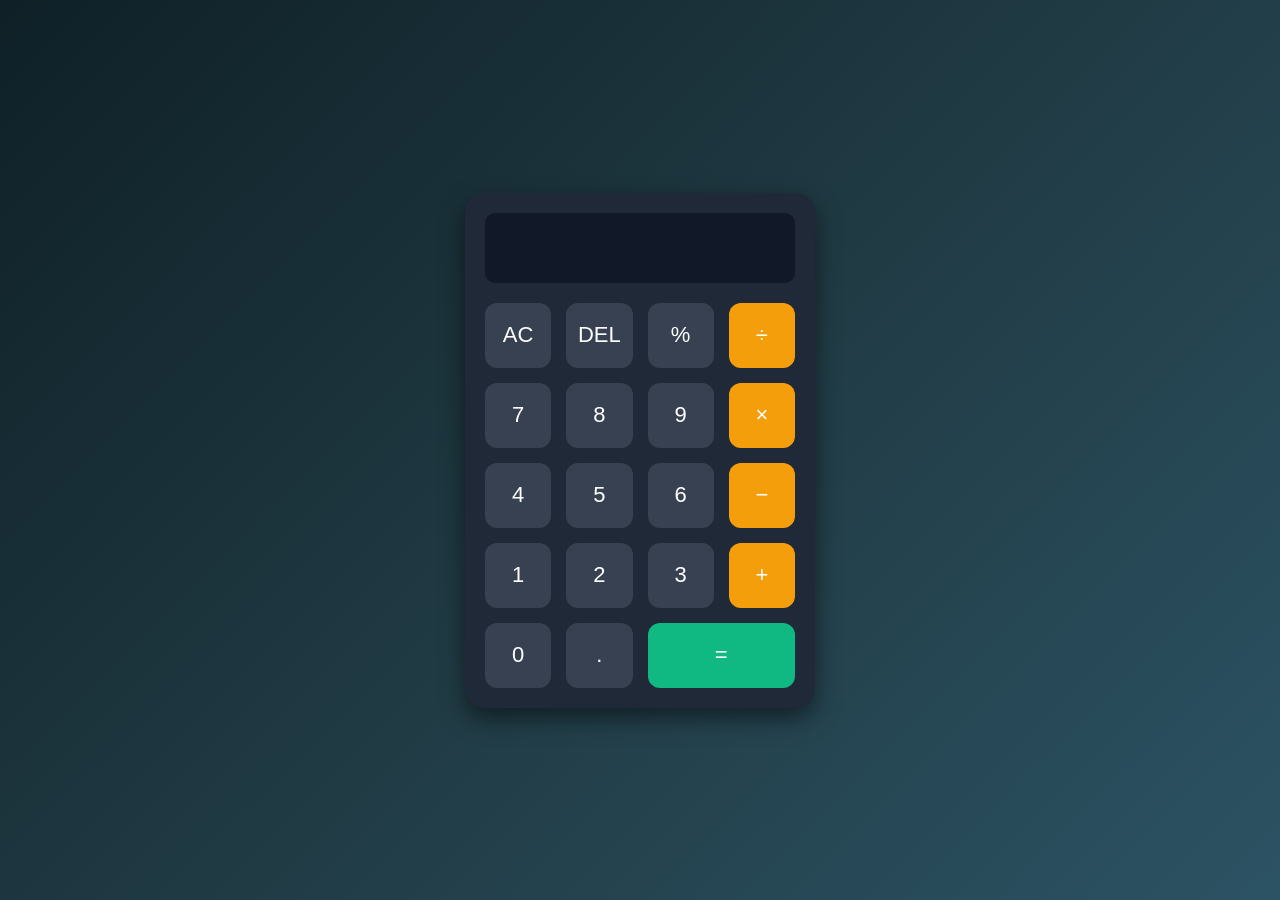
<file: calculater/index.html>
<!DOCTYPE html>
<html lang="en">
<head>
    <meta charset="UTF-8">
    <title>Calculator</title>
    <link rel="stylesheet" href="style.css">
</head>
<body>

<div class="calculator">

    <input type="text" id="display" readonly>

    <div class="buttons">

        <button onclick="clearDisplay()">AC</button>
        <button onclick="deleteLast()">DEL</button>
        <button onclick="appendValue('%')">%</button>
        <button class="operator" onclick="appendValue('/')">÷</button>

        <button onclick="appendValue('7')">7</button>
        <button onclick="appendValue('8')">8</button>
        <button onclick="appendValue('9')">9</button>
        <button class="operator" onclick="appendValue('*')">×</button>

        <button onclick="appendValue('4')">4</button>
        <button onclick="appendValue('5')">5</button>
        <button onclick="appendValue('6')">6</button>
        <button class="operator" onclick="appendValue('-')">−</button>

        <button onclick="appendValue('1')">1</button>
        <button onclick="appendValue('2')">2</button>
        <button onclick="appendValue('3')">3</button>
        <button class="operator" onclick="appendValue('+')">+</button>

        <button onclick="appendValue('0')">0</button>
        <button onclick="appendValue('.')">.</button>
        <button class="equal" onclick="calculate()">=</button>

    </div>

</div>

<script src="script.js"></script>

</body>
</html>
</file>
<file: calculater/style.css>
*{
    margin:0;
    padding:0;
    box-sizing:border-box;
    font-family:Arial, Helvetica, sans-serif;
}

body{
    height:100vh;
    display:flex;
    justify-content:center;
    align-items:center;
    background:linear-gradient(135deg,#0f2027,#203a43,#2c5364);
}

.calculator{
    width:350px;
    background:#1f2937;
    padding:20px;
    border-radius:20px;
    box-shadow:0 10px 25px rgba(0,0,0,.5);
}

#display{
    width:100%;
    height:70px;
    border:none;
    outline:none;
    border-radius:10px;
    margin-bottom:20px;
    text-align:right;
    font-size:32px;
    padding-right:15px;
    background:#111827;
    color:white;
}

.buttons{
    display:grid;
    grid-template-columns:repeat(4,1fr);
    gap:15px;
}

button{
    height:65px;
    border:none;
    border-radius:12px;
    font-size:22px;
    cursor:pointer;
    transition:.3s;
    background:#374151;
    color:white;
}

button:hover{
    transform:scale(1.05);
    background:#4b5563;
}

.operator{
    background:#f59e0b;
}

.operator:hover{
    background:#d97706;
}

.equal{
    grid-column:span 2;
    background:#10b981;
}

.equal:hover{
    background:#059669;
}
</file>
